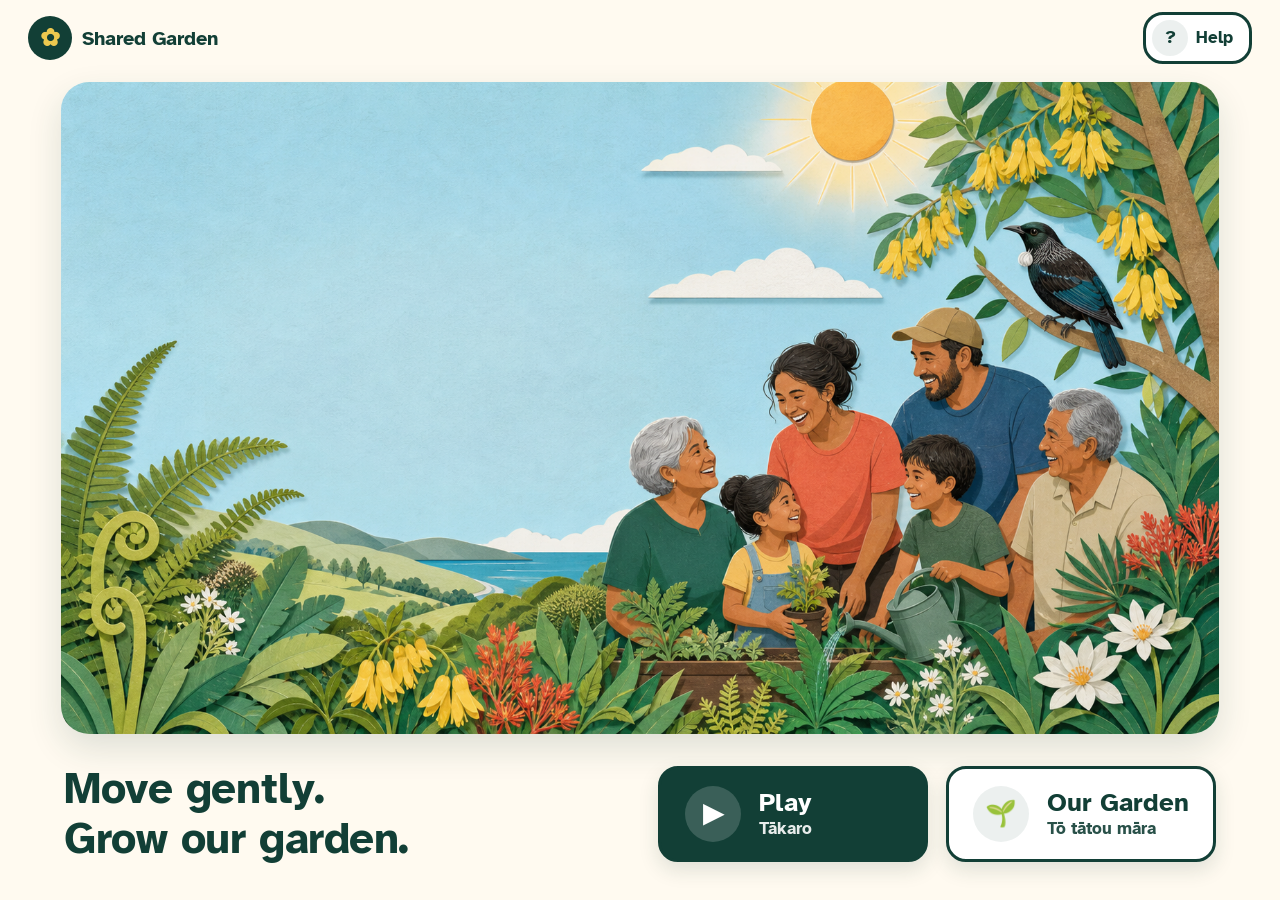
<file: index.html>
<!doctype html>
<html lang="en">
<head>
  <meta charset="utf-8">
  <meta name="viewport" content="width=device-width,initial-scale=1,viewport-fit=cover">
  <meta name="theme-color" content="#123f36">
  <meta name="description" content="Shared Garden — move to a song and grow a garden.">
  <title>Shared Garden · Hauora Whānau</title>
  <link rel="icon" href="assets/icon.svg" type="image/svg+xml">
  <link rel="manifest" href="manifest.webmanifest">
  <link rel="apple-touch-icon" href="assets/apple-touch-icon.png">
  <meta name="apple-mobile-web-app-capable" content="yes">
  <meta name="mobile-web-app-capable" content="yes">
  <link rel="stylesheet" href="styles.css?v=6.5">
</head>
<body>
<main class="app" id="app">
  <header class="topbar">
    <button class="btn btn-secondary btn-small" id="backButton" hidden><span class="btn-icon" aria-hidden="true">←</span><span class="btn-label">Back</span></button>
    <a class="brand" href="#home" data-go="home" aria-label="Shared Garden home"><span class="brand-mark" aria-hidden="true">✿</span><b>Shared Garden</b></a>
    <button class="btn btn-secondary btn-small" id="helpButton"><span class="btn-icon" aria-hidden="true">?</span><span class="btn-label">Help</span></button>
  </header>

  <!-- HOME -->
  <section class="screen simple-screen active" data-screen="home" aria-labelledby="homeTitle">
    <div class="simple-hero"><img src="assets/ppt/home-whanau.png" alt="Kaumātua and whānau planting together in a sunny garden" width="1672" height="941"></div>
    <div class="simple-panel">
      <h1 id="homeTitle">Move gently.<br>Grow our garden.</h1>
      <div class="btn-row">
        <button class="btn btn-primary btn-large" data-go="song"><span class="btn-icon" aria-hidden="true">▶</span><span class="btn-label"><b>Play</b><small>Tākaro</small></span></button>
        <button class="btn btn-secondary btn-large" data-go="garden"><span class="btn-icon" aria-hidden="true">🌱</span><span class="btn-label"><b>Our Garden</b><small>Tō tātou māra</small></span></button>
      </div>
    </div>
  </section>

  <!-- CHOOSE A SONG -->
  <section class="screen song-screen" data-screen="song" aria-labelledby="songTitle">
    <div class="page-inner">
      <h1 id="songTitle">Choose a song</h1>
      <div class="song-grid" id="songGrid"></div>
      <p class="bonus-pill" id="bonusLine" hidden>🌱 +10 for your first song today</p>
    </div>
  </section>

  <!-- MOVE -->
  <section class="screen session-screen" data-screen="session" aria-labelledby="moveTitle">
    <div class="progress-row">
      <div class="progress-track" aria-label="Song progress"><div class="progress-fill" id="progressFill"></div><span class="progress-sprout" id="progressSprout" aria-hidden="true">🌱</span></div>
      <span class="leaf-pill" id="leafPill" aria-label="Leaves grown by moving" hidden><span aria-hidden="true">🍃</span> <b id="leafCount">0</b></span>
    </div>

    <div class="move-card">
      <h1 id="moveTitle">Get ready</h1>
      <p class="move-instruction" id="moveInstruction">Find a comfortable position.</p>
      <p class="word-card" id="wordCard" hidden><b id="wordMaori">Tūī</b><span id="wordMeaning">native songbird</span></p>
    </div>

    <div class="demo-stage" id="demoStage">
      <figure class="demo" data-demo="standing">
        <div class="demo-frame" role="img" aria-label="Standing demonstrator"></div>
        <figcaption>Standing</figcaption>
      </figure>
      <figure class="demo" data-demo="seated">
        <div class="demo-frame" role="img" aria-label="Seated demonstrator"></div>
        <figcaption>Seated</figcaption>
      </figure>
      <figure class="demo demo-you" id="youDemo" hidden>
        <div class="you-frame"><video id="cameraVideo" muted playsinline></video></div><span class="moving-badge" id="movingBadge" hidden>✓ Moving</span>
        <figcaption>You</figcaption>
      </figure>
    </div>

    <div class="session-controls">
      <button class="btn btn-primary" id="pauseButton"><span class="btn-icon" aria-hidden="true">❚❚</span><span class="btn-label">Pause</span></button>
      <button class="btn btn-secondary" id="cameraToggle" aria-pressed="false"><span class="btn-icon" aria-hidden="true">📷</span><span class="btn-label" id="cameraLabel">Use camera</span></button>
    </div>

    <div class="pause-layer" id="pauseLayer" hidden>
      <div class="pause-card" role="dialog" aria-modal="true" aria-labelledby="pauseTitle">
        <h2 id="pauseTitle">Paused</h2>
        <button class="btn btn-primary btn-large" id="resumeButton"><span class="btn-icon" aria-hidden="true">▶</span><span class="btn-label"><b>Continue</b></span></button>
        <button class="btn btn-secondary btn-large" id="finishButton"><span class="btn-icon" aria-hidden="true">■</span><span class="btn-label"><b>Finish</b></span></button>
      </div>
    </div>
  </section>

  <!-- CELEBRATE -->
  <section class="screen celebrate-screen" data-screen="celebrate" aria-labelledby="celebrateTitle">
    <div class="page-inner centred">
      <p class="celebrate-badge" aria-hidden="true">🌿</p>
      <h1 id="celebrateTitle">Ka pai!</h1>
      <p class="token-earned" id="tokenEarned">+40 🌱</p>
      <p class="bonus-pill" id="celebrateBonus" hidden>Includes 10 for your first song today</p>
      <p class="grew-line" id="celebrateGrew" hidden></p>
      <p class="can-add" id="celebrateCanAdd" hidden></p>
      <div class="btn-row">
        <button class="btn btn-primary btn-large" data-go="shop"><span class="btn-icon" aria-hidden="true">🌱</span><span class="btn-label"><b>Decorate garden</b></span></button>
        <button class="btn btn-secondary btn-large" data-go="home"><span class="btn-icon" aria-hidden="true">⌂</span><span class="btn-label"><b>Home</b></span></button>
      </div>
    </div>
  </section>

  <!-- OUR GARDEN -->
  <section class="screen garden-screen" data-screen="garden" aria-labelledby="gardenTitle">
    <div class="garden-head">
      <h1 id="gardenTitle">Our Garden</h1>
      <span class="token-pill" aria-label="Tokens"><span aria-hidden="true">🌱</span> <b class="token-count">0</b></span>
    </div>
    <div class="season-tabs" role="group" aria-label="Season">
      <button class="btn btn-secondary" data-season="summer" aria-pressed="false"><span class="btn-icon" aria-hidden="true">☀</span><span class="btn-label">Summer</span></button>
      <button class="btn btn-secondary" data-season="winter" aria-pressed="false"><span class="btn-icon" aria-hidden="true">❄</span><span class="btn-label">Winter</span></button>
    </div>
    <div class="garden-wrap">
      <div class="garden-scene" id="gardenScene" role="img" aria-label="Our garden">
        <img class="garden-bg" id="gardenBg" alt="" src="assets/garden/garden-world-v51.png">
        <div class="season-layer" aria-hidden="true"></div>
        <div id="gardenItems"></div>
        <div class="growth-tools" id="growthTools" hidden aria-label="Plant care">
          <span><b id="growthStep">Step 1 of 3</b><small id="growthPrompt">Your seed is ready</small></span>
          <button class="btn btn-primary growth-action" id="growthAction" type="button">🌱 Plant</button>
        </div>
        <div class="item-tools" id="itemTools" hidden aria-label="Selected garden item controls">
          <span id="itemToolsName"></span>
          <div class="item-resize" role="group" aria-label="Resize selected item">
            <button class="item-tool item-tool-compact" id="smallerItem" type="button" aria-label="Make item smaller">−</button>
            <output id="itemSizeLabel" aria-live="polite">100%</output>
            <button class="item-tool item-tool-compact" id="largerItem" type="button" aria-label="Make item larger">＋</button>
          </div>
          <button class="item-tool" id="rotateItem" type="button"><span aria-hidden="true">↻</span> Rotate</button>
          <button class="item-tool item-tool-delete" id="deleteItem" type="button"><span aria-hidden="true">×</span> Delete</button>
        </div>
        <p class="drag-hint" id="dragHint" hidden><span aria-hidden="true">✋</span> Drag to move · tap for tools</p>
        <p class="garden-empty" id="gardenEmpty" hidden>Your garden is ready for its first plant 🌱</p>
      </div>
    </div>
    <button class="btn btn-primary btn-large garden-add" data-go="shop"><span class="btn-icon" aria-hidden="true">＋</span><span class="btn-label"><b>Add to garden</b></span></button>
  </section>

  <!-- ADD TO GARDEN (token page) -->
  <section class="screen shop-screen" data-screen="shop" aria-labelledby="shopTitle">
    <div class="page-inner">
      <div class="garden-head">
        <h1 id="shopTitle">Add to garden</h1>
        <span class="token-pill" aria-label="Tokens"><span aria-hidden="true">🌱</span> <b class="token-count">0</b></span>
      </div>
      <div class="shop-grid" id="shopGrid"></div>
    </div>
  </section>

  <!-- HELP -->
  <section class="screen help-screen" data-screen="help" aria-labelledby="helpTitle">
    <div class="page-inner centred">
      <h1 id="helpTitle">Help</h1>
      <ol class="help-steps">
        <li><span aria-hidden="true">▶</span>Pick a song</li>
        <li><span aria-hidden="true">🙌</span>Move along</li>
        <li><span aria-hidden="true">🌱</span>Grow your garden</li>
      </ol>
      <p class="help-note"><span aria-hidden="true">📷</span> Camera is optional. It stays on this device.</p>
      <p class="safety-line">Stop if you feel pain or dizzy.</p>
    </div>
  </section>

  <!-- Asked once, before the first song, so the browser's camera prompt never interrupts the music -->
  <div class="pause-layer" id="cameraAsk" hidden>
    <div class="pause-card" role="dialog" aria-modal="true" aria-labelledby="askTitle">
      <p class="ask-icon" aria-hidden="true">📷</p>
      <h2 id="askTitle">See yourself move?</h2>
      <p class="ask-note">Your leaves grow when you move. Nothing is saved.</p>
      <button class="btn btn-primary btn-large" id="askCamera"><span class="btn-icon" aria-hidden="true">📷</span><span class="btn-label"><b>Use camera</b></span></button>
      <button class="btn btn-secondary btn-large" id="askPlay"><span class="btn-icon" aria-hidden="true">▶</span><span class="btn-label"><b>Just play</b></span></button>
    </div>
  </div>

  <div class="toast" id="toast" role="status" hidden></div>
</main>
<script src="app.js?v=6.4"></script>
</body>
</html>
</file>
<file: styles.css>
/* Shared Garden · V4 — designed for kaumātua 55+
   Simple screens · few words · large text & high contrast · one button style · one screen, no scrolling · whole images */

/* Atkinson Hyperlegible (SIL Open Font License), served locally so the game works without internet.
   The latin-ext files carry the Maori macron vowels. */
@font-face { font-family: 'Atkinson Hyperlegible'; font-style: normal; font-weight: 400; font-display: swap; src: url('assets/fonts/atkinson-400-latin-ext.woff2') format('woff2'); unicode-range: U+0100-02BA, U+02BD-02C5, U+02C7-02CC, U+02CE-02D7, U+02DD-02FF, U+0304, U+0308, U+0329, U+1D00-1DBF, U+1E00-1E9F, U+1EF2-1EFF, U+2020, U+20A0-20AB, U+20AD-20C0, U+2113, U+2C60-2C7F, U+A720-A7FF; }
@font-face { font-family: 'Atkinson Hyperlegible'; font-style: normal; font-weight: 400; font-display: swap; src: url('assets/fonts/atkinson-400-latin.woff2') format('woff2'); unicode-range: U+0000-00FF, U+0131, U+0152-0153, U+02BB-02BC, U+02C6, U+02DA, U+02DC, U+0304, U+0308, U+0329, U+2000-206F, U+20AC, U+2122, U+2191, U+2193, U+2212, U+2215, U+FEFF, U+FFFD; }
@font-face { font-family: 'Atkinson Hyperlegible'; font-style: normal; font-weight: 700; font-display: swap; src: url('assets/fonts/atkinson-700-latin-ext.woff2') format('woff2'); unicode-range: U+0100-02BA, U+02BD-02C5, U+02C7-02CC, U+02CE-02D7, U+02DD-02FF, U+0304, U+0308, U+0329, U+1D00-1DBF, U+1E00-1E9F, U+1EF2-1EFF, U+2020, U+20A0-20AB, U+20AD-20C0, U+2113, U+2C60-2C7F, U+A720-A7FF; }
@font-face { font-family: 'Atkinson Hyperlegible'; font-style: normal; font-weight: 700; font-display: swap; src: url('assets/fonts/atkinson-700-latin.woff2') format('woff2'); unicode-range: U+0000-00FF, U+0131, U+0152-0153, U+02BB-02BC, U+02C6, U+02DA, U+02DC, U+0304, U+0308, U+0329, U+2000-206F, U+20AC, U+2122, U+2191, U+2193, U+2212, U+2215, U+FEFF, U+FFFD; }

:root {
  --green: #123f36;
  --ink: #16302a;
  --muted: #3c5049;
  --cream: #f7f0df;
  --paper: #fffaf0;
  --yellow: #edc84f;
  --line: #12403633;
  --shadow: 0 8px 20px #173f3622;
  --radius: 20px;
  --top: 76px;
  /* Headings share the body face: Fraunces drew Māori macrons (ū, ī) misplaced. */
  --head: 'Atkinson Hyperlegible', 'Segoe UI', Arial, sans-serif;
  --body: 'Atkinson Hyperlegible', 'Segoe UI', Arial, sans-serif;
}

* { box-sizing: border-box; }
html, body { margin: 0; height: 100%; }
body { background: #dbe5df; color: var(--ink); font: 400 18px/1.4 var(--body); -webkit-font-smoothing: antialiased; }
button { font: inherit; color: inherit; }
img { display: block; }
h1, h2 { font-family: var(--head); font-weight: 700; color: var(--green); margin: 0; line-height: 1.15; letter-spacing: -.01em; }
h1 { font-size: clamp(2rem, 3.4vw, 2.9rem); }
h2 { font-size: 2rem; }
p { margin: 0; }
[hidden] { display: none !important; }
:focus-visible { outline: 4px solid var(--ink); outline-offset: 3px; }

.app { position: relative; max-width: 1920px; height: 100svh; margin: 0 auto; background: var(--paper); overflow: hidden; }

/* =========================================================
   ONE BUTTON STYLE for the whole game
   Same shape, radius, border, type and icon badge everywhere.
   Two colour roles only: primary (green) and secondary (white).
   Three sizes: small (top bar), default, large.
   ========================================================= */
.btn {
  display: inline-flex; align-items: center; justify-content: center; gap: 12px;
  min-height: 60px; padding: 8px 20px;
  border: 3px solid var(--green); border-radius: var(--radius);
  font: 700 1.15rem/1.15 var(--body); text-align: left; cursor: pointer;
  box-shadow: var(--shadow); transition: transform .15s, filter .15s, background .15s;
}
.btn:hover { transform: translateY(-2px); filter: brightness(1.04); }
.btn:active { transform: translateY(1px); }
.btn-primary { background: var(--green); color: #fff; }
.btn-secondary { background: #fff; color: var(--green); }
.btn[aria-pressed="true"] { background: var(--green); color: #fff; }
.btn-icon { display: grid; place-items: center; flex: none; width: 40px; height: 40px; border-radius: 50%; font-size: 1.2rem; line-height: 1; }
.btn-primary .btn-icon, .btn[aria-pressed="true"] .btn-icon { background: #ffffff2b; }
.btn-secondary .btn-icon { background: #12403614; }
.btn-label { display: grid; gap: 2px; min-width: 0; }
.btn-label b { font-size: 1.6rem; line-height: 1.1; }
.btn-label small { font-size: 1.05rem; font-weight: 700; opacity: .9; }
.btn-large { min-height: 96px; padding: 14px 24px; justify-content: flex-start; gap: 18px; }
.btn-large .btn-icon { width: 56px; height: 56px; font-size: 1.6rem; }
.btn-small { min-height: 52px; padding: 4px 16px 4px 6px; gap: 8px; font-size: 1.05rem; box-shadow: none; }
.btn-small .btn-icon { width: 36px; height: 36px; font-size: 1.1rem; }

.btn-row { display: grid; grid-template-columns: repeat(2, minmax(220px, 1fr)); gap: 18px; }

/* ---------- Top bar ---------- */
.topbar { position: absolute; z-index: 20; inset: 0 0 auto; height: var(--top); display: flex; align-items: center; gap: 12px; padding: 0 clamp(14px, 3vw, 28px); }
.brand { display: flex; align-items: center; gap: 10px; margin-right: auto; color: var(--green); text-decoration: none; font: 700 1.25rem var(--head); }
.brand-mark { display: grid; place-items: center; width: 44px; height: 44px; border-radius: 50%; background: var(--green); color: var(--yellow); font-size: 1.5rem; }

/* ---------- Screens: exactly one viewport tall ---------- */
.screen { display: none; height: 100svh; padding-top: var(--top); }
.screen.active { display: flex; flex-direction: column; }
.page-inner { flex: 1; min-height: 0; display: flex; flex-direction: column; justify-content: center; gap: clamp(16px, 3vh, 28px); width: 100%; max-width: 980px; margin: 0 auto; padding: 8px clamp(16px, 4vw, 48px) clamp(16px, 4vh, 40px); }
.page-inner.centred { align-items: center; text-align: center; }

/* ---------- Home ---------- */
.simple-screen.active { justify-content: center; }
.simple-hero { flex: 0 1 auto; min-height: 0; display: flex; align-items: center; justify-content: center; padding: 6px clamp(16px, 4vw, 48px) 0; }
.simple-hero img { width: auto; height: auto; max-width: 100%; max-height: 100%; border-radius: 28px; box-shadow: 0 14px 34px #173f3624; }
.simple-panel { flex: none; display: grid; grid-template-columns: minmax(0, 1fr) auto; align-items: center; gap: clamp(20px, 4vw, 48px); padding: clamp(18px, 3.5vh, 30px) clamp(24px, 5vw, 64px) clamp(20px, 4vh, 40px); }

/* ---------- Song choice ---------- */
.song-screen, .shop-screen, .help-screen { background: linear-gradient(180deg, var(--paper), var(--cream)); }
.song-grid { display: grid; grid-template-columns: repeat(2, 1fr); gap: 16px; }
.song-card { min-height: 104px; justify-content: flex-start; gap: 16px; padding: 12px 18px; }
.song-card .btn-icon { width: 56px; height: 56px; font-size: 1.4rem; background: var(--green); color: #fff; }
.song-card .btn-label { flex: 1; }
.song-card .btn-label b { font-family: var(--head); font-size: 1.45rem; }
.song-card .btn-label small { color: var(--muted); opacity: 1; }
.token-pill { display: inline-flex; align-items: center; gap: 6px; flex: none; padding: 8px 16px; border-radius: 999px; background: var(--yellow); color: var(--green); font-weight: 700; font-size: 1.3rem; }
.token-pill.small { font-size: 1.15rem; padding: 6px 12px; }
.bonus-pill { align-self: center; padding: 8px 18px; border-radius: 999px; background: #fff5cf; color: var(--green); font-weight: 700; font-size: 1.1rem; }

/* ---------- Move ----------
   Wide screens: words and buttons in one band on top, so the demonstrators get the whole width and most of the height. */
.session-screen.active {
  display: grid; gap: 12px clamp(16px, 2.5vw, 32px); padding: calc(var(--top) + 2px) clamp(16px, 3vw, 36px) 20px;
  grid-template-columns: minmax(0, 1fr) auto;
  grid-template-rows: auto auto minmax(0, 1fr);
  grid-template-areas: "progress progress" "card controls" "stage stage";
  background: linear-gradient(180deg, var(--paper), var(--cream));
}
.progress-row { grid-area: progress; display: flex; align-items: center; gap: 18px; min-width: 0; }
.progress-track { flex: 1; position: relative; height: 18px; margin: 6px 18px 0 0; border-radius: 999px; background: #12403620; }
.progress-fill { height: 100%; width: 0; border-radius: inherit; background: linear-gradient(90deg, #6c9b62, var(--green)); transition: width .3s linear; }
.progress-sprout { position: absolute; right: -16px; top: 50%; translate: 0 -55%; font-size: 1.6rem; }
.move-card { grid-area: card; display: grid; grid-template-columns: auto 1fr; align-items: center; gap: 6px 18px; min-width: 0; }
.move-card .move-instruction { grid-column: 1 / -1; }
.move-card h1 { font-size: clamp(2rem, 3.2vw, 2.7rem); }
.move-instruction { font-size: 1.45rem; font-weight: 700; }

.demo-stage { grid-area: stage; position: relative; container-type: size; min-height: 0; display: flex; align-items: center; justify-content: center; gap: 16px; padding: 14px; border-radius: 28px; background: #efe3c7; }
/* Standing (left) and seated (right) share one height: two equal ways to do the same movement. */
.demo { --h: min(calc(100cqh - 44px), calc((100cqw - 16px) / 1.563)); display: flex; flex-direction: column; align-items: center; gap: 6px; margin: 0; }
.demo-frame { position: relative; height: var(--h); aspect-ratio: 1; border-radius: 18px; overflow: hidden; background: #e9dcc0; }
.demo[data-demo="standing"] .demo-frame { aspect-ratio: 941 / 1672; }
/* Steady figures: no sway. Each pose holds, then eases slowly into the next. */
.demo-frame img { position: absolute; inset: 0; width: 100%; height: 100%; opacity: 0; transition: opacity 1.1s cubic-bezier(.45, 0, .55, 1); }
.demo-frame img.active { opacity: 1; }
.demo-frame img.mirrored { transform: scaleX(-1); }
/* Clips fill the frame centred: a 16:9 seated clip loses only the extra background at its sides. */
.demo-frame video { position: absolute; inset: 0; width: 100%; height: 100%; object-fit: cover; object-position: center; }
.demo figcaption { font-weight: 700; font-size: 1.1rem; color: var(--green); }
.word-card { justify-self: start; display: inline-flex; align-items: baseline; gap: 10px; padding: 6px 16px; border-radius: 999px; background: #fff3c4; color: var(--ink); animation: rise .5s ease; }
.word-card b { font-size: 1.35rem; color: var(--green); }
.word-card span { font-size: 1.1rem; font-weight: 700; }
@keyframes rise { from { opacity: 0; translate: 0 8px; } }
/* The player's own camera picture: a clear mirrored corner window, so the demonstrators keep their full size. */
.demo-you { position: absolute; z-index: 2; top: 12px; right: 12px; margin: 0; }
.demo-you figcaption { display: none; }
.you-frame { position: relative; width: 240px; height: 180px; border-radius: 14px; border: 3px solid var(--green); overflow: hidden; background: #000; transition: box-shadow .3s, border-color .3s; }
.you-frame video { position: absolute; inset: 0; width: 100%; height: 100%; object-fit: cover; transform: scaleX(-1); }
.demo-you.moving .you-frame { border-color: #5fae5c; box-shadow: 0 0 0 3px #5fae5c, 0 0 18px 4px #5fae5c99; }
.moving-badge { position: absolute; left: 50%; bottom: -12px; translate: -50% 0; padding: 2px 10px; border-radius: 999px; background: var(--green); color: #fff; font-weight: 700; font-size: 1rem; white-space: nowrap; }
.leaf-pill { flex: none; display: inline-flex; align-items: center; gap: 6px; padding: 4px 14px; border-radius: 999px; background: #e1efd9; color: var(--green); font-weight: 700; font-size: 1.3rem; }
.grow { animation: grow .7s cubic-bezier(.3, 1.6, .5, 1); }
@keyframes grow { 40% { scale: 1.45; } }
.session-controls { grid-area: controls; align-self: center; display: grid; grid-template-columns: repeat(2, minmax(190px, auto)); gap: 12px; }
.session-controls .btn { min-height: 72px; }

.pause-layer { position: absolute; z-index: 30; inset: 0; display: grid; place-items: center; padding: 20px; background: #0f2a2499; }
.pause-card { display: grid; gap: 16px; width: min(440px, 100%); padding: 28px; border-radius: 28px; background: var(--paper); box-shadow: 0 24px 60px #0006; text-align: center; }
.ask-icon { font-size: 3rem; line-height: 1; }
.ask-note { font-size: 1.2rem; font-weight: 700; color: var(--muted); }

/* ---------- Celebrate ---------- */
.celebrate-screen { background: radial-gradient(circle at 50% 22%, #fff6d6, var(--paper) 55%, var(--cream)); }
.celebrate-badge { font-size: clamp(3rem, 9vh, 5rem); line-height: 1; }
.celebrate-screen h1 { font-size: clamp(2.6rem, 5vw, 3.6rem); }
.token-earned { font: 700 clamp(2.6rem, 6vw, 3.6rem)/1 var(--head); color: var(--green); }
.celebrate-screen .btn-row { width: 100%; max-width: 680px; margin-top: 8px; }

/* ---------- Garden ---------- */
.garden-screen.active { gap: 12px; padding: var(--top) clamp(16px, 3vw, 32px) 18px; background: var(--cream); }
.garden-head { display: flex; align-items: center; justify-content: space-between; gap: 16px; }
.season-tabs { display: grid; grid-template-columns: 1fr 1fr; gap: 12px; }
.garden-wrap { flex: 1; min-height: 0; container-type: size; display: grid; place-items: center; }
/* Each season's picture keeps its own proportions (set from JS as --ratio). */
.garden-scene { --ratio: 1.6; position: relative; width: min(100cqw, calc(100cqh * var(--ratio))); aspect-ratio: var(--ratio); border-radius: 26px; overflow: hidden; box-shadow: var(--shadow); background: #cfd8d2; }
.garden-bg { position: absolute; inset: 0; width: 100%; height: 100%; }
.season-layer { position: absolute; inset: 0; pointer-events: none; }
.garden-scene[data-season="summer"] .season-layer { background: radial-gradient(circle at 90% 4%, #fff3b0b0, transparent 40%); }
.garden-scene[data-season="winter"] .season-layer { background: linear-gradient(180deg, #eef3f8aa, transparent 45%); animation: mist 8s ease-in-out infinite alternate; }
@keyframes mist { to { opacity: .55; } }
.garden-item { position: absolute; z-index: 1; height: auto; translate: -50% -100%; filter: drop-shadow(0 6px 5px #0003); cursor: grab; touch-action: none; user-select: none; -webkit-user-drag: none; transition: scale .15s, filter .15s; }
.garden-ground { position: absolute; z-index: 0; height: clamp(3px, 1.1cqh, 10px); translate: -50% -52%; border-radius: 50%; background: #243d2540; filter: blur(3px); pointer-events: none; }
.garden-item:focus-visible { outline: 4px solid var(--yellow); outline-offset: 4px; border-radius: 8px; }
.garden-item.selected { filter: drop-shadow(0 0 3px #fff) drop-shadow(0 0 8px var(--yellow)) drop-shadow(0 6px 5px #0003); }
/* Picked up: a little bigger with a deeper shadow, and in front of everything while it moves. */
.garden-item.lifted { z-index: 5; cursor: grabbing; scale: 1.1; filter: drop-shadow(0 16px 12px #0005); animation: none; }
.garden-seed-stage { aspect-ratio: 1.25; padding: 0; border: 0; background: transparent; overflow: visible; }
.garden-soil { position: absolute; inset: auto 0 0; height: 38%; border-radius: 50%; background: radial-gradient(ellipse at 50% 35%, #926842 0 35%, #68462e 72%); box-shadow: inset 0 5px 6px #fff3, 0 5px 7px #0003; }
.garden-seed { position: absolute; z-index: 1; left: 50%; top: 24%; width: 20%; aspect-ratio: 1.5; translate: -50% 0; rotate: -18deg; border-radius: 65% 35% 65% 35%; background: linear-gradient(145deg, #e4bd6b, #9e6c2e); box-shadow: inset 2px 2px 3px #fff6, 0 2px 3px #0003; transition: top .65s ease, opacity .3s ease; }
.stage-planted .garden-seed { top: 55%; }
.stage-watered .garden-seed { opacity: 0; top: 58%; }
.garden-sprout { position: absolute; z-index: 2; left: 50%; bottom: 24%; width: 7%; height: 0; translate: -50% 0; border-radius: 999px; background: #397447; opacity: 0; transform-origin: bottom; }
.garden-sprout::before, .garden-sprout::after { content: ''; position: absolute; top: 12%; width: 230%; height: 35%; border-radius: 80% 15% 80% 15%; background: #61a45c; }
.garden-sprout::before { right: 55%; rotate: 24deg; }
.garden-sprout::after { left: 55%; rotate: -24deg; scale: -1 1; }
.stage-watered .garden-sprout { height: 46%; opacity: 1; animation: sprout .9s ease-out both; }
.garden-seed-stage.just-planted .garden-seed { animation: seedPlant .75s ease both; }
.garden-effect { position: absolute; z-index: 7; aspect-ratio: 1; translate: -50% -100%; pointer-events: none; }
.garden-effect::before, .garden-effect::after { content: ''; position: absolute; }
.effect-watering::before, .effect-happy::before { left: 23%; top: 0; width: 13%; height: 18%; border-radius: 70% 45% 65% 45%; background: #78cdee; box-shadow: 2.2em .7em 0 #78cdee, 1.1em 1.55em 0 #78cdee; animation: waterDrops .9s ease-in both; }
.effect-planting::before { inset: 52% 12% 12%; border: 4px solid #d6ae6eaa; border-radius: 50%; animation: soilSettle .8s ease-out both; }
.garden-item.just-grown { animation: growPlant 1.25s cubic-bezier(.2, .8, .25, 1.25) both; }
.garden-item.water-happy { animation: waterHappy .8s ease-in-out; }
@keyframes seedPlant { from { top: 18%; } to { top: 55%; } }
@keyframes sprout { from { height: 4%; scale: .7; } to { height: 46%; scale: 1; } }
@keyframes waterDrops { 0% { translate: 0 -35%; opacity: 0; } 25% { opacity: 1; } 100% { translate: 0 170%; opacity: 0; } }
@keyframes soilSettle { from { scale: .6; opacity: .9; } to { scale: 1.25; opacity: 0; } }
@keyframes growPlant { from { scale: .15; opacity: .4; } to { scale: 1; opacity: 1; } }
@keyframes waterHappy { 35% { scale: 1.08; filter: drop-shadow(0 0 8px #dff6ff); } 70% { scale: .98; } }
.drag-hint { position: absolute; z-index: 6; left: 50%; top: 14px; translate: -50% 0; margin: 0; padding: 8px 18px; border-radius: 999px; background: #fffaf0ee; color: var(--green); font-weight: 700; font-size: 1.15rem; box-shadow: var(--shadow); pointer-events: none; white-space: nowrap; }
.growth-tools { position: absolute; z-index: 9; left: 50%; bottom: 82px; translate: -50% 0; display: flex; align-items: center; gap: 12px; padding: 8px; border: 3px solid var(--green); border-radius: 20px; background: #fffaf0f5; box-shadow: var(--shadow); }
.growth-tools > span { display: grid; min-width: 150px; padding-left: 8px; color: var(--green); }
.growth-tools b { font-size: 1.05rem; }
.growth-tools small { font-weight: 700; white-space: nowrap; }
.growth-action { min-height: 64px; min-width: 190px; font-size: 1.25rem; white-space: nowrap; }
.item-tools { position: absolute; z-index: 8; left: 50%; bottom: 12px; translate: -50% 0; display: flex; align-items: center; gap: 8px; padding: 7px; border: 3px solid var(--green); border-radius: 18px; background: #fffaf0f2; box-shadow: var(--shadow); }
.item-tools > span { max-width: 160px; padding: 0 8px; overflow: hidden; font-weight: 700; text-overflow: ellipsis; white-space: nowrap; }
.item-tool { min-height: 46px; padding: 6px 13px; border: 0; border-radius: 12px; background: var(--green); color: #fff; font-weight: 700; cursor: pointer; }
.item-resize { display: flex; align-items: center; gap: 5px; padding: 3px; border-radius: 14px; background: #12403614; }
.item-resize output { min-width: 42px; color: var(--green); font-weight: 700; text-align: center; }
.item-tool-compact { min-width: 42px; padding-inline: 8px; font-size: 1.35rem; }
.item-tool-delete { background: #7a3028; }
.garden-scene[data-season="winter"] .garden-item { filter: drop-shadow(0 6px 5px #0003) saturate(.85); }
.garden-scene[data-season="winter"] .garden-item.selected { filter: drop-shadow(0 0 3px #fff) drop-shadow(0 0 8px var(--yellow)) drop-shadow(0 6px 5px #0003) saturate(.85); }
.garden-item.flying { animation: bob 3.2s ease-in-out infinite; }
.garden-item.new { animation: pop .8s cubic-bezier(.3, 1.6, .5, 1); }
@keyframes bob { 50% { translate: -50% -112%; } }
@keyframes pop { from { scale: 0; } }
.garden-empty { position: absolute; left: 50%; top: 58%; translate: -50% -50%; margin: 0; padding: 12px 22px; border-radius: 999px; background: #fffaf0ee; color: var(--green); font-weight: 700; font-size: 1.15rem; text-align: center; box-shadow: var(--shadow); width: max-content; max-width: 86%; }
.can-add { font-size: 1.2rem; font-weight: 700; color: var(--green); }
.grew-line { padding: 8px 18px; border-radius: 999px; background: #e1efd9; color: var(--green); font-weight: 700; font-size: 1.25rem; }
.garden-add { align-self: center; width: min(100%, 520px); justify-content: center; }

/* ---------- Add to garden (token page) ---------- */
/* Keep reward pictures clear and recognisable; the shop scrolls instead of compressing its cards. */
.shop-screen .page-inner { justify-content: flex-start; overflow-y: auto; }
.shop-grid { flex: 0 0 auto; width: 100%; display: grid; grid-template-columns: repeat(4, minmax(0, 1fr)); grid-auto-rows: minmax(220px, auto); gap: 12px; }
.shop-item { flex-direction: column; justify-content: center; gap: 6px; min-width: 0; min-height: 220px; padding: 10px; text-align: center; overflow: hidden; }
.shop-art { flex: 0 0 125px; width: 100%; height: 125px; min-height: 125px; max-height: 125px; object-fit: contain; }
.shop-item b { font-size: 1.2rem; line-height: 1.12; }
.shop-cost { max-width: 100%; padding: 2px 12px; border-radius: 999px; background: var(--yellow); font-size: 1.1rem; }
.shop-item.locked .shop-art { opacity: .4; filter: grayscale(.6); }
.shop-item.locked .shop-cost { background: #ece6d6; }
.shop-item.owned { border-style: dashed; box-shadow: none; }
.shop-item.owned .shop-cost { background: #d9ead3; }

/* ---------- Help ---------- */
.help-steps { display: grid; grid-template-columns: repeat(3, 1fr); gap: 16px; width: 100%; margin: 0; padding: 0; list-style: none; }
.help-steps li { display: grid; justify-items: center; gap: 10px; padding: 22px 12px; border-radius: var(--radius); border: 3px solid var(--line); background: #fff; font-weight: 700; font-size: 1.35rem; }
.help-steps span { display: grid; place-items: center; width: 64px; height: 64px; border-radius: 50%; background: var(--green); color: #fff; font-size: 1.8rem; }
.help-note { font-size: 1.2rem; font-weight: 700; color: var(--muted); }
.safety-line { padding: 12px 20px; border-radius: 16px; background: #f3e3dc; color: #5b2a1d; font-weight: 700; font-size: 1.2rem; }

/* ---------- Toast ---------- */
.toast { position: absolute; z-index: 40; left: 50%; bottom: 24px; translate: -50% 0; max-width: min(520px, 92%); padding: 14px 22px; border-radius: 16px; background: var(--ink); color: #fff; font-weight: 700; font-size: 1.15rem; text-align: center; box-shadow: var(--shadow); }

/* Wide screens (16:10, 16:9): words and buttons in a slim column on the right, so the demonstrators can use
   the full height. Squarer screens keep the band on top, which leaves them more room there. */
@media (min-width: 1001px) and (min-aspect-ratio: 3/2) {
  .session-screen.active {
    grid-template-columns: minmax(0, 1fr) clamp(290px, 23vw, 360px);
    grid-template-rows: auto auto minmax(0, 1fr) auto;
    grid-template-areas: "stage progress" "stage card" "stage ." "stage controls";
  }
  .progress-row { margin-top: 12px; }
  .move-card { grid-template-columns: 1fr; gap: 10px; }
  .move-card h1 { font-size: clamp(2.2rem, 2.8vw, 2.9rem); }
  .move-instruction { font-size: 1.5rem; }
  .session-controls { grid-template-columns: 1fr; }
  .session-controls .btn { min-height: 84px; font-size: 1.3rem; }

  /* The garden picture gets the full height; title, seasons and Add sit in the same right-hand column. */
  .garden-screen.active {
    display: grid; gap: 16px clamp(16px, 2.5vw, 32px); padding: calc(var(--top) + 2px) clamp(16px, 3vw, 36px) 20px;
    grid-template-columns: minmax(0, 1fr) clamp(260px, 20vw, 340px);
    grid-template-rows: auto auto minmax(0, 1fr) auto;
    grid-template-areas: "wrap head" "wrap tabs" "wrap ." "wrap add";
  }
  .garden-head { grid-area: head; flex-direction: column; align-items: flex-start; gap: 12px; margin-top: 12px; }
  .season-tabs { grid-area: tabs; grid-template-columns: 1fr; }
  .garden-wrap { grid-area: wrap; }
  .garden-add { grid-area: add; width: 100%; }
}

/* ---------- Tablet / narrow desktop ---------- */
@media (max-width: 1000px) {
  .simple-panel { grid-template-columns: 1fr; justify-items: center; text-align: center; gap: 22px; }
  .simple-panel h1 { font-size: clamp(2.1rem, 5.2vw, 2.9rem); }
  .btn-row { width: 100%; max-width: 680px; }
  .session-screen.active { grid-template-columns: 1fr; grid-template-rows: auto auto minmax(0, 1fr) auto; grid-template-areas: "progress" "card" "stage" "controls"; }
  .session-controls { grid-template-columns: 1fr 1fr; }
}

/* ---------- Phone ---------- */
@media (max-width: 720px) {
  :root { --top: 68px; }
  .topbar { padding: 0 12px; gap: 8px; }
  .brand { font-size: 1.1rem; }
  .brand-mark { width: 40px; height: 40px; font-size: 1.3rem; }
  .btn-small { min-height: 50px; padding-right: 14px; }
  .simple-hero { padding: 4px 16px 0; }
  .simple-hero img { border-radius: 22px; }
  .simple-panel { padding: clamp(14px, 3vh, 28px) 16px max(16px, env(safe-area-inset-bottom)); gap: clamp(14px, 3vh, 24px); }
  .simple-panel h1 { font-size: 2.1rem; }
  .btn-row { grid-template-columns: 1fr; gap: 12px; }
  .btn-large { min-height: 84px; }
  .btn-label b { font-size: 1.5rem; }

  .page-inner { padding: 6px 16px 16px; gap: 14px; }
  .song-grid { grid-template-columns: 1fr; gap: 12px; }
  .song-card { min-height: 86px; padding: 10px 14px; gap: 12px; }
  .song-card .btn-icon { width: 48px; height: 48px; }
  .song-card .btn-label b { font-size: 1.3rem; }

  .session-screen.active { gap: 10px; padding: calc(var(--top) + 2px) 12px 12px; }
  .progress-track { margin: 6px 16px 0 0; }
  .leaf-pill { font-size: 1.1rem; padding: 2px 10px; }
  .move-card { gap: 4px 12px; }
  .move-card h1 { font-size: 1.75rem; }
  .move-instruction { font-size: 1.2rem; }
  .demo-stage { padding: 10px; gap: 10px; border-radius: 22px; }
  .demo { --h: min(calc(100cqh - 36px), calc((100cqw - 10px) / 1.563)); }
  .word-card { padding: 4px 14px; }
  .word-card b { font-size: 1.2rem; }
  .word-card span { font-size: 1rem; }
  .demo-you { top: 8px; right: 8px; }
  .you-frame { width: 176px; height: 132px; }
  .moving-badge { font-size: .85rem; padding: 1px 8px; }
  .session-controls .btn { min-height: 64px; padding: 6px 12px; }
  .session-controls .btn-label { font-size: 1.1rem; }

  .celebrate-screen .btn-row { grid-template-columns: 1fr; }

  .garden-screen.active { padding: var(--top) 12px 12px; gap: 10px; }
  .garden-head h1 { font-size: 1.9rem; }
  .season-tabs .btn { min-height: 56px; }
  .garden-add { width: 100%; }
  .item-tools > span { display: none; }
  .item-tools { bottom: 8px; }
  .growth-tools { bottom: 70px; gap: 7px; padding: 6px; max-width: calc(100% - 12px); }
  .growth-tools > span { min-width: 118px; padding-left: 5px; }
  .growth-tools b { font-size: .95rem; }
  .growth-tools small { font-size: .82rem; }
  .growth-action { min-height: 54px; min-width: 150px; padding: 6px 12px; font-size: 1.05rem; }
  .item-tool { padding-inline: 8px; font-size: .9rem; }
  .item-tool-compact { min-width: 38px; font-size: 1.2rem; }
  .item-resize output { min-width: 36px; font-size: .9rem; }
  .drag-hint { max-width: calc(100% - 16px); padding-inline: 12px; font-size: 1rem; }

  .shop-grid { grid-template-columns: repeat(3, minmax(0, 1fr)); gap: 8px; }
  .shop-item { min-height: 205px; padding: 8px 4px; border-width: 2px; }
  .shop-art { flex-basis: 108px; height: 108px; min-height: 108px; max-height: 108px; }
  .shop-item b { font-size: 1.08rem; line-height: 1.1; }
  .shop-cost { font-size: 1.05rem; padding: 1px 8px; }

  .help-steps { grid-template-columns: 1fr; gap: 10px; }
  .help-steps li { grid-template-columns: auto 1fr; justify-items: start; align-items: center; padding: 12px 16px; font-size: 1.25rem; }
  .help-steps span { width: 52px; height: 52px; font-size: 1.5rem; }
}

/* ---------- Phone on its side (short landscape screens): side-by-side layouts ---------- */
@media (orientation: landscape) and (max-height: 520px) {
  :root { --top: 60px; }
  .topbar { padding: 0 12px; }
  .btn-small { min-height: 48px; }
  .btn-large { min-height: 72px; padding: 8px 16px; gap: 12px; }
  .btn-large .btn-icon { width: 44px; height: 44px; font-size: 1.3rem; }
  .btn-label b { font-size: 1.35rem; }
  .btn-row { grid-template-columns: 1fr; gap: 10px; }

  .simple-screen.active { flex-direction: row; align-items: center; padding: var(--top) 12px 10px; gap: 16px; }
  .simple-hero { flex: 1 1 55%; height: 100%; padding: 0; }
  .simple-panel { flex: 1 1 45%; grid-template-columns: 1fr; justify-items: stretch; text-align: left; padding: 0; gap: 14px; }
  .simple-panel h1 { font-size: 1.75rem; }

  .page-inner { padding: 4px 16px 10px; gap: 10px; }
  .page-inner h1 { font-size: 1.7rem; }
  .song-grid { grid-template-columns: 1fr 1fr; gap: 10px; }
  .song-card { min-height: 64px; padding: 6px 12px; }
  .song-card .btn-icon { width: 44px; height: 44px; }
  .song-card .btn-label b { font-size: 1.15rem; }
  .bonus-pill { font-size: 1rem; padding: 4px 14px; }

  .session-screen.active { grid-template-columns: minmax(0, 1.3fr) minmax(240px, 1fr); grid-template-rows: auto auto 1fr auto; grid-template-areas: "stage progress" "stage card" "stage ." "stage controls"; gap: 8px 16px; padding: calc(var(--top) + 2px) 12px 10px; }
  .move-card { grid-template-columns: 1fr; gap: 4px; }
  .leaf-pill { font-size: 1rem; padding: 2px 10px; }
  .demo-you { top: 8px; right: 8px; }
  .you-frame { width: 176px; height: 132px; }
  .moving-badge { font-size: .85rem; padding: 1px 8px; }
  .move-card h1 { font-size: 1.5rem; }
  .move-instruction { font-size: 1.1rem; }
  .session-controls { grid-template-columns: 1fr; gap: 8px; }
  .session-controls .btn { min-height: 56px; }
  .word-card { padding: 2px 12px; }
  .word-card b { font-size: 1.1rem; }

  .celebrate-badge { font-size: 2rem; }
  .celebrate-screen h1 { font-size: 2rem; }
  .token-earned { font-size: 2.2rem; }
  .celebrate-screen .btn-row { grid-template-columns: 1fr 1fr; }

  .garden-screen.active { display: grid; grid-template-columns: minmax(0, 1fr) 220px; grid-template-rows: auto 1fr auto; grid-template-areas: "wrap head" "wrap tabs" "wrap add"; gap: 10px 14px; padding: var(--top) 12px 10px; }
  .garden-head { grid-area: head; flex-direction: column; align-items: flex-start; gap: 6px; }
  .garden-head h1 { font-size: 1.6rem; }
  .season-tabs { grid-area: tabs; grid-template-columns: 1fr; align-content: start; gap: 8px; }
  .season-tabs .btn { min-height: 52px; }
  .garden-wrap { grid-area: wrap; }
  .garden-add { grid-area: add; width: 100%; }

  .shop-grid { grid-template-columns: repeat(6, minmax(0, 1fr)); gap: 8px; }
  .shop-item { padding: 6px 4px; }
  .shop-item b { font-size: 1rem; }
  .shop-cost { font-size: 1rem; padding: 0 8px; }

  .help-steps { grid-template-columns: repeat(3, 1fr); gap: 10px; }
  .help-steps li { grid-template-columns: 1fr; justify-items: center; padding: 10px; font-size: 1.1rem; }
  .help-steps span { width: 48px; height: 48px; font-size: 1.4rem; }
}

@media (orientation: landscape) and (max-height: 380px) {
  .garden-head h1 { font-size: 1.4rem; }
  .season-tabs .btn, .garden-add { min-height: 50px; }
  .garden-add .btn-icon { width: 36px; height: 36px; }
  .shop-grid { gap: 6px; }
  .page-inner { gap: 8px; }
}

@media (prefers-reduced-motion: reduce) {
  *, *::before, *::after { animation: none !important; transition: none !important; }
}
</file>
